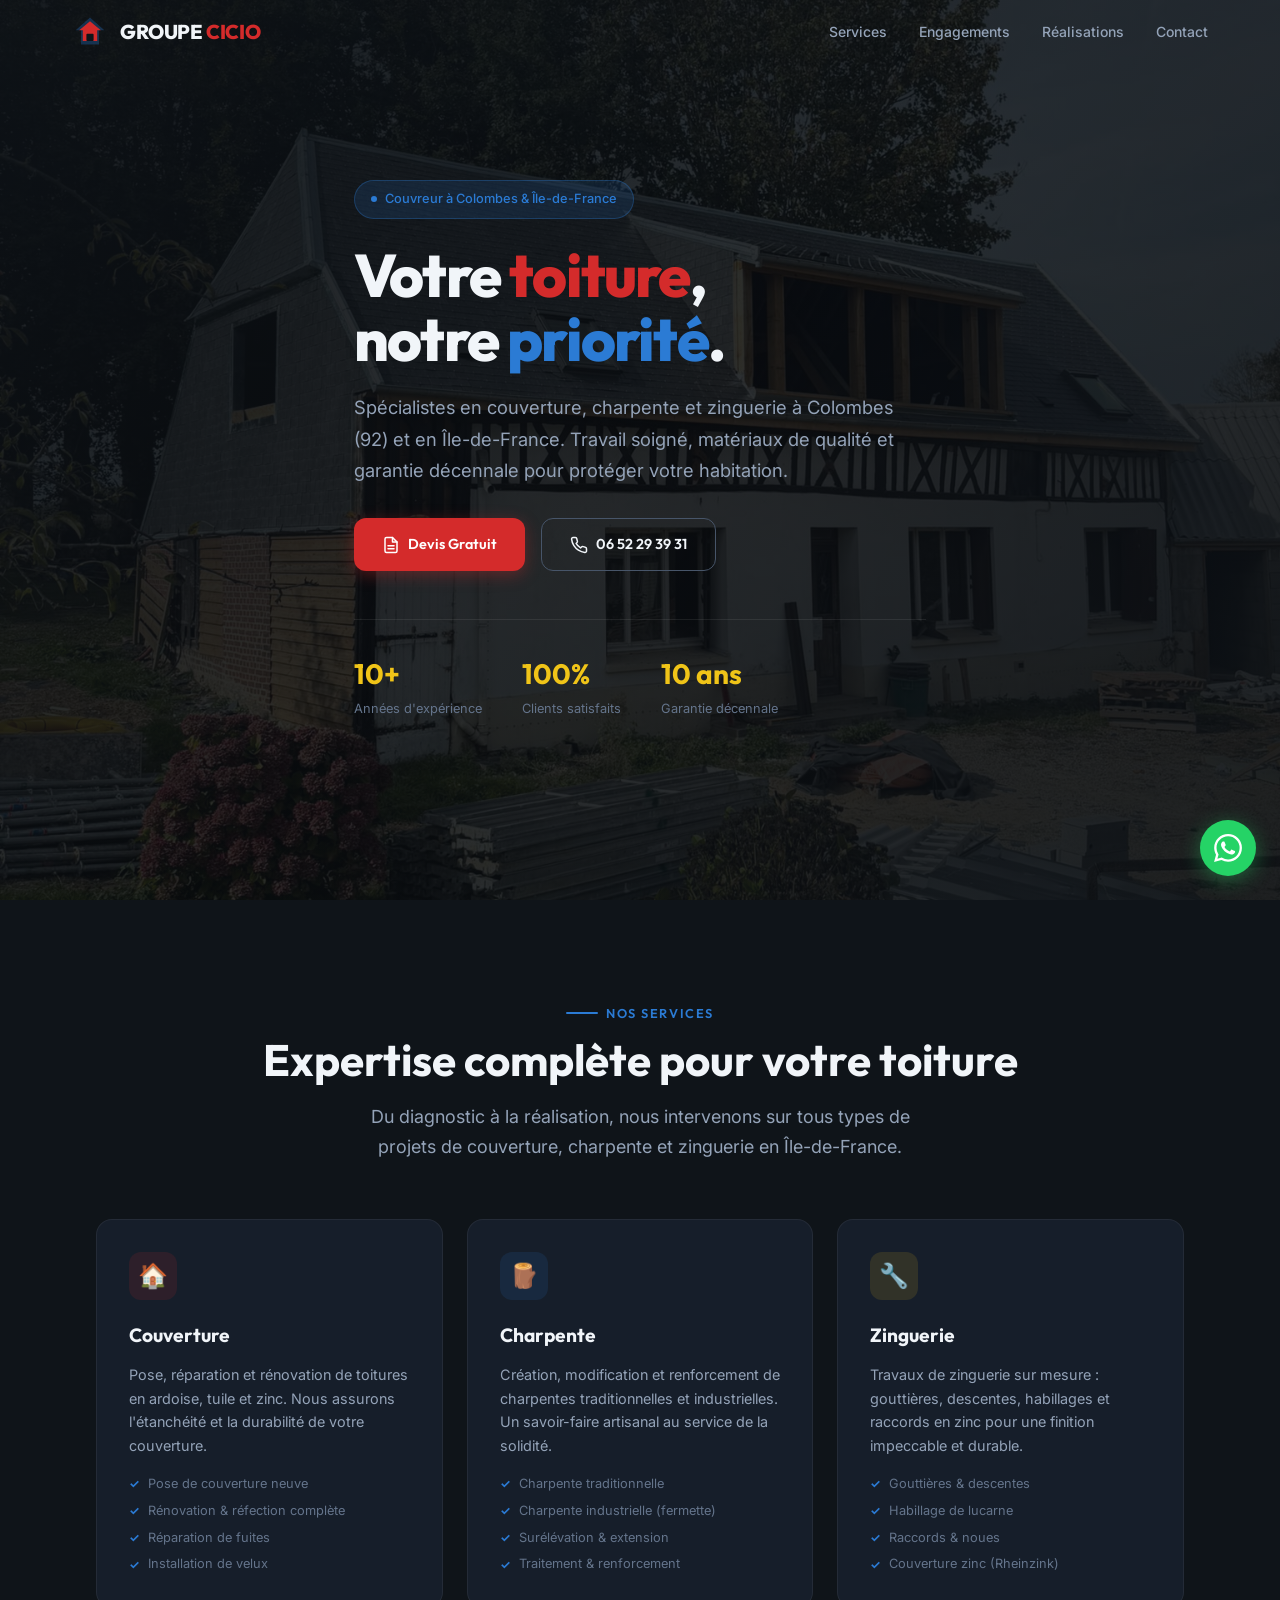
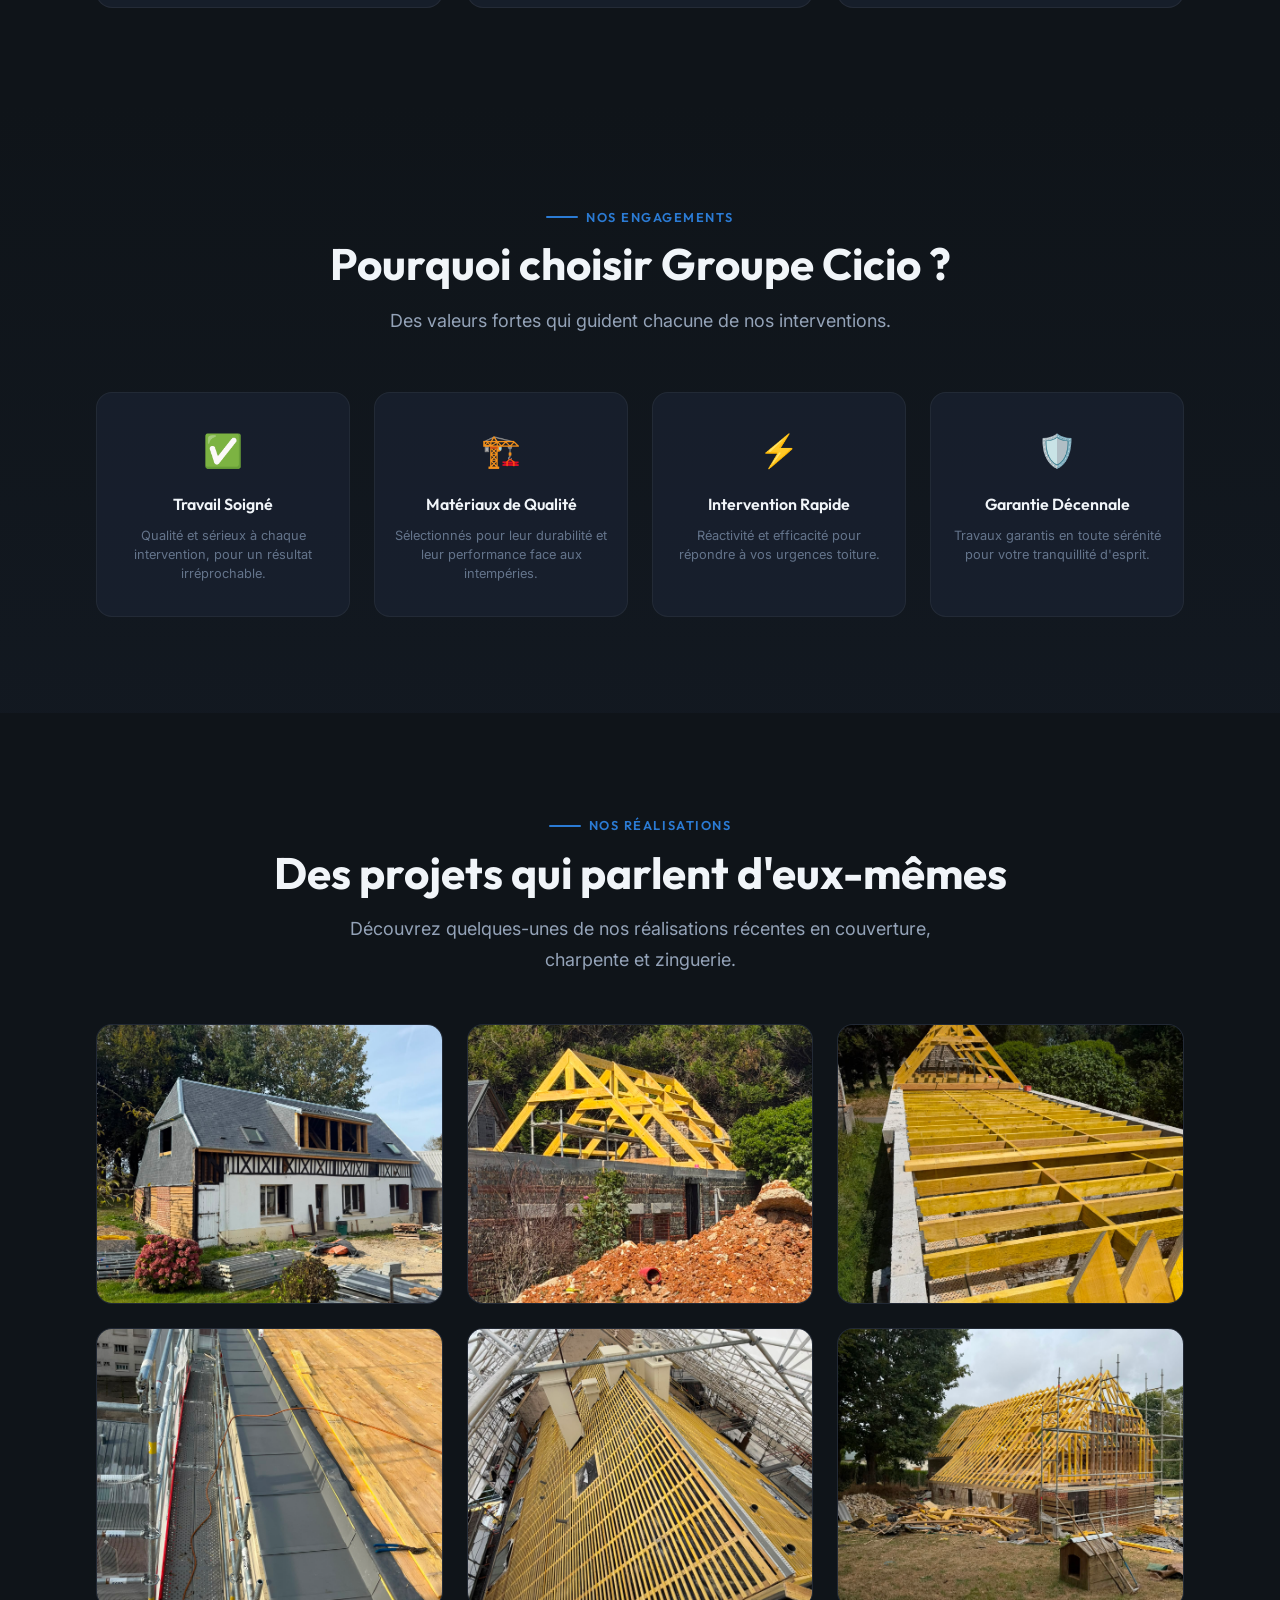
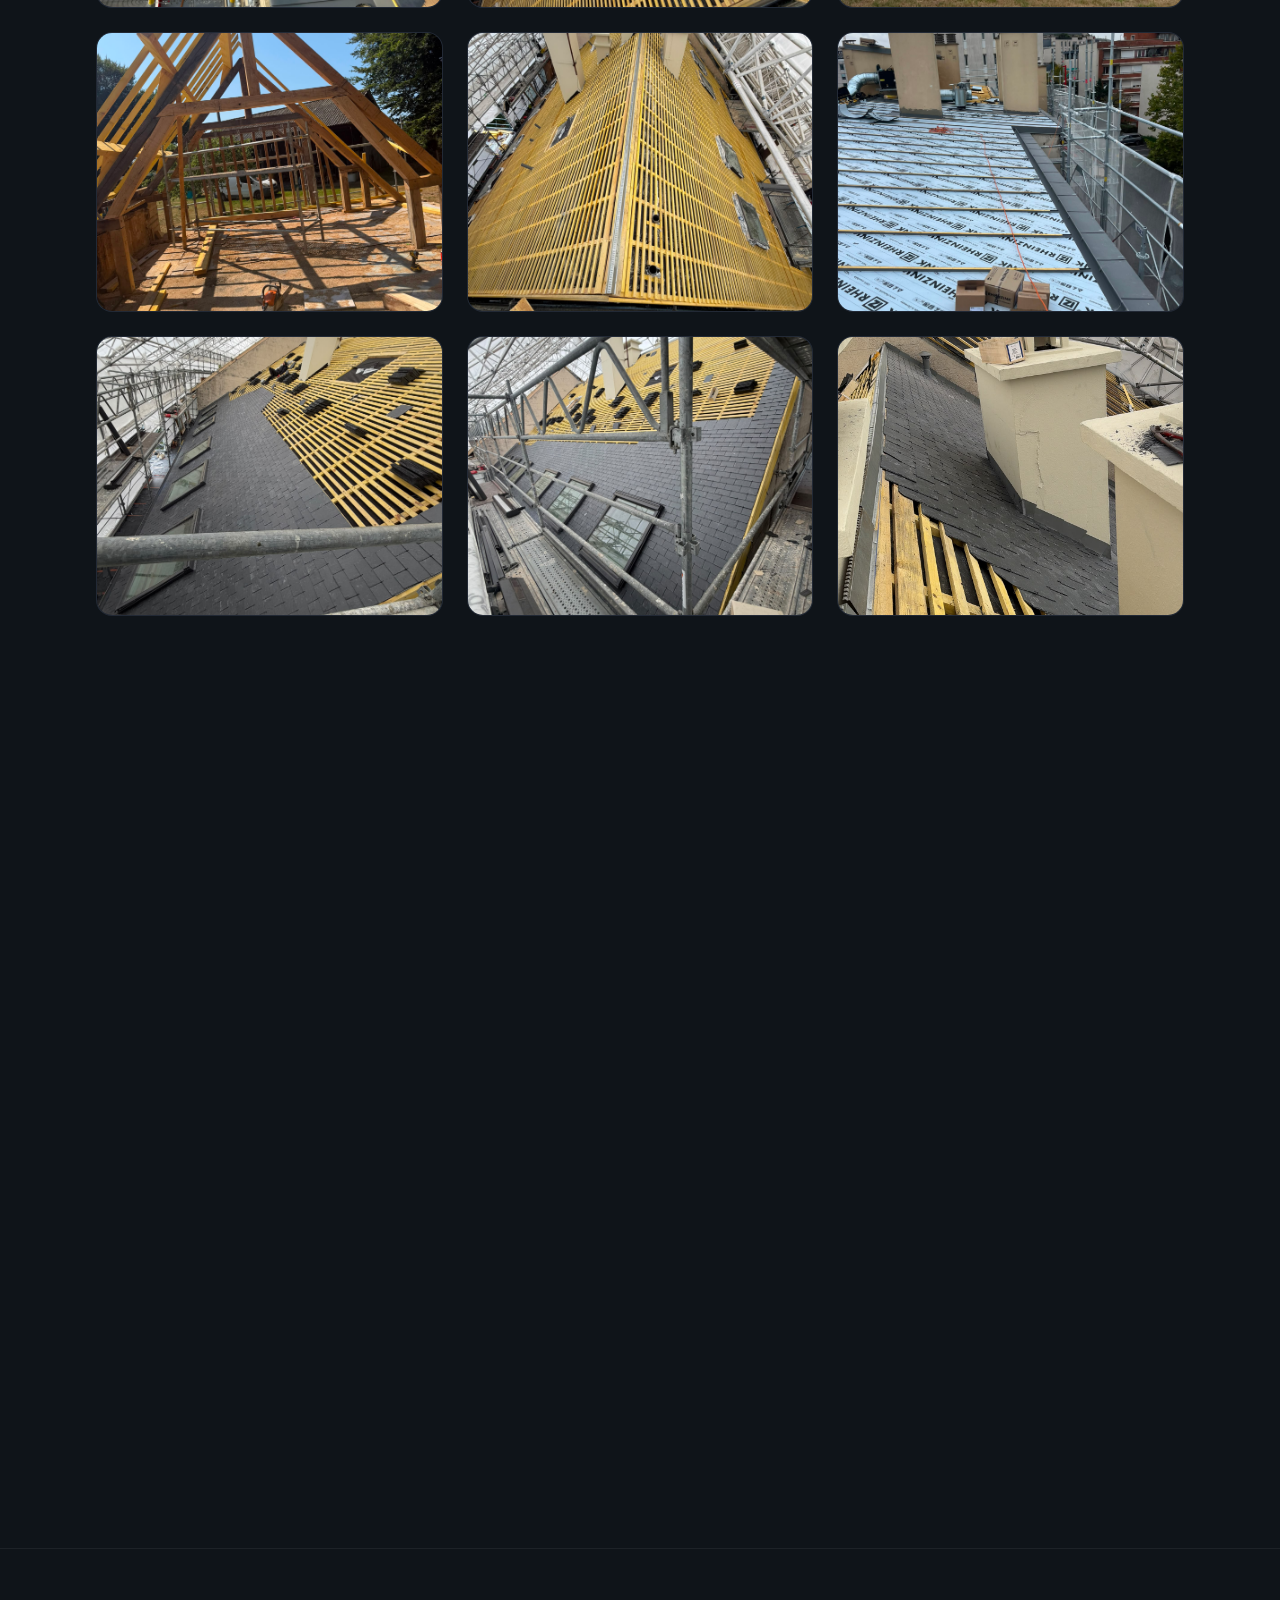
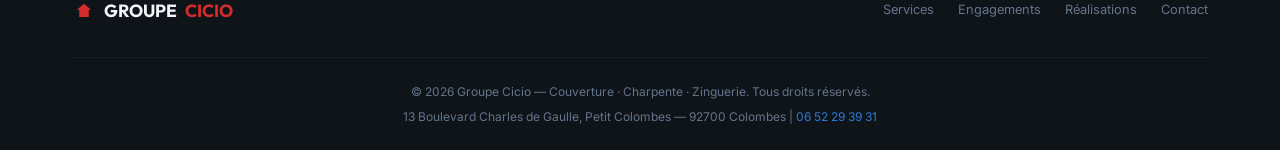
<file: index.html>
<!DOCTYPE html>
<html lang="fr" itemscope itemtype="https://schema.org/LocalBusiness">

<head>
  <!-- Google tag (gtag.js) -->
  <script async src="https://www.googletagmanager.com/gtm.js?id=GTM-TXZ5ZNJT"></script>
  <script>
    window.dataLayer = window.dataLayer || [];
    function gtag(){dataLayer.push(arguments);}
    gtag('js', new Date());
  </script>

  <meta charset="UTF-8">
  <meta name="viewport" content="width=device-width, initial-scale=1.0">
  <meta name="google-site-verification" content="googleca161527afc4a7a8">
  <meta name="description"
    content="Groupe Cicio — Couvreur spécialiste en couverture, charpente et zinguerie à Colombes (92) et en Île-de-France. Devis gratuit, intervention rapide, garantie décennale. Appelez le 06 52 29 39 31.">
  <meta name="keywords"
    content="couvreur Colombes, couverture toiture 92, charpente Île-de-France, zinguerie Colombes, rénovation toiture Hauts-de-Seine, couvreur 92700, réparation toiture Colombes, pose ardoise, charpente traditionnelle, gouttière zinc, devis toiture gratuit, couvreur Hauts-de-Seine">
  <meta name="author" content="Groupe Cicio">
  <meta name="robots" content="index, follow, max-image-preview:large, max-snippet:-1">
  <meta name="geo.region" content="FR-92">
  <meta name="geo.placename" content="Colombes">
  <meta name="geo.position" content="48.9228;2.2534">
  <meta name="ICBM" content="48.9228, 2.2534">

  <!-- Canonical URL — update with your actual domain -->
  <link rel="canonical" href="https://www.groupecicio.fr/">

  <!-- Open Graph -->
  <meta property="og:title" content="Groupe Cicio — Couvreur à Colombes (92) | Couverture · Charpente · Zinguerie">
  <meta property="og:description"
    content="Votre toiture, notre priorité ! Couvreur spécialiste en couverture, charpente et zinguerie à Colombes et en Île-de-France. Devis gratuit et garantie décennale.">
  <meta property="og:type" content="website">
  <meta property="og:locale" content="fr_FR">
  <meta property="og:site_name" content="Groupe Cicio">
  <meta property="og:url" content="https://www.groupecicio.fr/">
  <meta property="og:image" content="https://www.groupecicio.fr/img/couverture-ardoise.jpg">
  <meta property="og:image:width" content="1200">
  <meta property="og:image:height" content="630">
  <meta property="og:image:alt" content="Réalisation de couverture en ardoise par Groupe Cicio à Colombes">

  <!-- Twitter Card -->
  <meta name="twitter:card" content="summary_large_image">
  <meta name="twitter:title" content="Groupe Cicio — Couvreur à Colombes (92)">
  <meta name="twitter:description"
    content="Spécialiste en couverture, charpente et zinguerie. Devis gratuit, garantie décennale.">
  <meta name="twitter:image" content="https://www.groupecicio.fr/img/couverture-ardoise.jpg">

  <title>Couvreur à Colombes (92) — Groupe Cicio | Couverture, Charpente, Zinguerie</title>

  <!-- Preconnect to Google Fonts for performance -->
  <link rel="preconnect" href="https://fonts.googleapis.com">
  <link rel="preconnect" href="https://fonts.gstatic.com" crossorigin>

  <link rel="stylesheet" href="style.css">

  <!-- Favicon (inline SVG as data URI) -->
  <link rel="icon" type="image/svg+xml"
    href="data:image/svg+xml,%3Csvg xmlns='http://www.w3.org/2000/svg' viewBox='0 0 32 32'%3E%3Cpath d='M16 2L2 14h4v14h20V14h4L16 2z' fill='%23D42B2B'/%3E%3Cpath d='M16 2L2 14h4v14h20V14h4L16 2z' fill='none' stroke='%232B7BD4' stroke-width='1'/%3E%3C/svg%3E">

  <!-- JSON-LD Structured Data: LocalBusiness -->
  <script type="application/ld+json">
  {
    "@context": "https://schema.org",
    "@type": "RoofingContractor",
    "name": "Groupe Cicio",
    "description": "Spécialiste en couverture, charpente et zinguerie à Colombes (92) et en Île-de-France. Devis gratuit, intervention rapide, garantie décennale.",
    "url": "https://www.groupecicio.fr",
    "telephone": "+33652293931",
    "email": "www.mcicio@gmail.com",
    "address": {
      "@type": "PostalAddress",
      "streetAddress": "13 Boulevard Charles de Gaulle",
      "addressLocality": "Colombes",
      "postalCode": "92700",
      "addressRegion": "Île-de-France",
      "addressCountry": "FR"
    },
    "geo": {
      "@type": "GeoCoordinates",
      "latitude": 48.9228,
      "longitude": 2.2534
    },
    "areaServed": [
      {
        "@type": "City",
        "name": "Colombes"
      },
      {
        "@type": "AdministrativeArea",
        "name": "Hauts-de-Seine (92)"
      },
      {
        "@type": "AdministrativeArea",
        "name": "Île-de-France"
      }
    ],
    "openingHoursSpecification": [
      {
        "@type": "OpeningHoursSpecification",
        "dayOfWeek": ["Monday", "Tuesday", "Wednesday", "Thursday", "Friday"],
        "opens": "07:00",
        "closes": "19:00"
      },
      {
        "@type": "OpeningHoursSpecification",
        "dayOfWeek": "Saturday",
        "opens": "08:00",
        "closes": "17:00"
      }
    ],
    "priceRange": "€€",
    "currenciesAccepted": "EUR",
    "paymentAccepted": "Cash, Virement, Chèque",
    "hasOfferCatalog": {
      "@type": "OfferCatalog",
      "name": "Services de toiture",
      "itemListElement": [
        {
          "@type": "Offer",
          "itemOffered": {
            "@type": "Service",
            "name": "Couverture",
            "description": "Pose, réparation et rénovation de toitures en ardoise, tuile et zinc."
          }
        },
        {
          "@type": "Offer",
          "itemOffered": {
            "@type": "Service",
            "name": "Charpente",
            "description": "Création, modification et renforcement de charpentes traditionnelles et industrielles."
          }
        },
        {
          "@type": "Offer",
          "itemOffered": {
            "@type": "Service",
            "name": "Zinguerie",
            "description": "Gouttières, descentes, habillages et raccords en zinc sur mesure."
          }
        }
      ]
    },
    "image": "https://www.groupecicio.fr/img/couverture-ardoise.jpg",
    "sameAs": []
  }
  </script>

  <!-- JSON-LD Structured Data: BreadcrumbList -->
  <script type="application/ld+json">
  {
    "@context": "https://schema.org",
    "@type": "BreadcrumbList",
    "itemListElement": [
      { "@type": "ListItem", "position": 1, "name": "Accueil", "item": "https://www.groupecicio.fr/" },
      { "@type": "ListItem", "position": 2, "name": "Services", "item": "https://www.groupecicio.fr/#services" },
      { "@type": "ListItem", "position": 3, "name": "Réalisations", "item": "https://www.groupecicio.fr/#realisations" },
      { "@type": "ListItem", "position": 4, "name": "Contact", "item": "https://www.groupecicio.fr/#contact" }
    ]
  }
  </script>
</head>

<body>

  <!-- ===================== NAVBAR ===================== -->
  <header>
    <nav class="navbar" id="navbar" aria-label="Navigation principale">
      <div class="container">
        <a href="#" class="navbar-brand" aria-label="Groupe Cicio — Accueil">
          <svg class="logo-icon" viewBox="0 0 40 40" fill="none" xmlns="http://www.w3.org/2000/svg" aria-hidden="true">
            <path d="M20 4L4 18H10V34H30V18H36L20 4Z" fill="#2B7BD4" opacity="0.3" />
            <path d="M20 8L8 18H12V30H28V18H32L20 8Z" fill="#D42B2B" />
            <rect x="16" y="22" width="8" height="8" rx="1" fill="#0F1419" />
          </svg>
          <span class="brand-text">GROUPE <span>CICIO</span></span>
        </a>

        <ul class="nav-links" role="menubar">
          <li role="none"><a href="#services" role="menuitem">Services</a></li>
          <li role="none"><a href="#engagements" role="menuitem">Engagements</a></li>
          <li role="none"><a href="#realisations" role="menuitem">Réalisations</a></li>
          <li role="none"><a href="#contact" role="menuitem">Contact</a></li>
        </ul>

        <a href="tel:0652293931" class="btn btn-primary nav-cta" id="nav-cta-btn"
          aria-label="Appeler Groupe Cicio au 06 52 29 39 31">
          <svg width="16" height="16" viewBox="0 0 24 24" fill="none" stroke="currentColor" stroke-width="2"
            stroke-linecap="round" stroke-linejoin="round" aria-hidden="true">
            <path
              d="M22 16.92v3a2 2 0 0 1-2.18 2 19.79 19.79 0 0 1-8.63-3.07 19.5 19.5 0 0 1-6-6 19.79 19.79 0 0 1-3.07-8.67A2 2 0 0 1 4.11 2h3a2 2 0 0 1 2 1.72c.127.96.361 1.903.7 2.81a2 2 0 0 1-.45 2.11L8.09 9.91a16 16 0 0 0 6 6l1.27-1.27a2 2 0 0 1 2.11-.45c.907.339 1.85.573 2.81.7A2 2 0 0 1 22 16.92z" />
          </svg>
          Appeler
        </a>

        <button class="mobile-toggle" id="mobile-toggle" aria-label="Ouvrir le menu" aria-expanded="false"
          aria-controls="mobile-menu">
          <span></span>
          <span></span>
          <span></span>
        </button>
      </div>
    </nav>
  </header>

  <!-- Mobile Menu -->
  <div class="mobile-menu" id="mobile-menu">
    <button class="mobile-menu-close" id="mobile-menu-close" aria-label="Fermer le menu">✕</button>
    <a href="#services" onclick="closeMobileMenu()">Services</a>
    <a href="#engagements" onclick="closeMobileMenu()">Engagements</a>
    <a href="#realisations" onclick="closeMobileMenu()">Réalisations</a>
    <a href="#contact" onclick="closeMobileMenu()">Contact</a>
    <a href="tel:0652293931" class="btn btn-primary" onclick="closeMobileMenu()">
      📞 06 52 29 39 31
    </a>
  </div>

  <!-- ===================== HERO ===================== -->
  <main>
    <section class="hero" id="hero">
      <div class="hero-bg">
        <img src="img/couverture-ardoise.jpg"
          alt="Couvreur Colombes — Rénovation de couverture en ardoise par Groupe Cicio en Île-de-France" width="1600"
          height="900" loading="eager" fetchpriority="high">
      </div>

      <div class="hero-content container">
        <div class="hero-badge">
          <span class="dot"></span>
          Couvreur à Colombes & Île-de-France
        </div>

        <h1>
          Votre <span class="accent">toiture</span>,<br>
          notre <span class="blue">priorité</span>.
        </h1>

        <p class="hero-description">
          Spécialistes en couverture, charpente et zinguerie à Colombes (92) et en Île-de-France.
          Travail soigné, matériaux de qualité et garantie décennale pour protéger votre habitation.
        </p>

        <div class="hero-actions">
          <a href="#contact" class="btn btn-primary" id="hero-devis-btn">
            <svg width="18" height="18" viewBox="0 0 24 24" fill="none" stroke="currentColor" stroke-width="2"
              stroke-linecap="round" stroke-linejoin="round">
              <path d="M14 2H6a2 2 0 0 0-2 2v16a2 2 0 0 0 2 2h12a2 2 0 0 0 2-2V8z" />
              <polyline points="14 2 14 8 20 8" />
              <line x1="16" y1="13" x2="8" y2="13" />
              <line x1="16" y1="17" x2="8" y2="17" />
            </svg>
            Devis Gratuit
          </a>
          <a href="tel:0652293931" class="btn btn-secondary" id="hero-tel-btn">
            <svg width="18" height="18" viewBox="0 0 24 24" fill="none" stroke="currentColor" stroke-width="2"
              stroke-linecap="round" stroke-linejoin="round">
              <path
                d="M22 16.92v3a2 2 0 0 1-2.18 2 19.79 19.79 0 0 1-8.63-3.07 19.5 19.5 0 0 1-6-6 19.79 19.79 0 0 1-3.07-8.67A2 2 0 0 1 4.11 2h3a2 2 0 0 1 2 1.72c.127.96.361 1.903.7 2.81a2 2 0 0 1-.45 2.11L8.09 9.91a16 16 0 0 0 6 6l1.27-1.27a2 2 0 0 1 2.11-.45c.907.339 1.85.573 2.81.7A2 2 0 0 1 22 16.92z" />
            </svg>
            06 52 29 39 31
          </a>
        </div>

        <div class="hero-stats">
          <div class="hero-stat">
            <div class="stat-number">10+</div>
            <div class="stat-label">Années d'expérience</div>
          </div>
          <div class="hero-stat">
            <div class="stat-number">100%</div>
            <div class="stat-label">Clients satisfaits</div>
          </div>
          <div class="hero-stat">
            <div class="stat-number">10 ans</div>
            <div class="stat-label">Garantie décennale</div>
          </div>
        </div>
      </div>
    </section>

    <!-- ===================== SERVICES ===================== -->
    <section class="services" id="services">
      <div class="container">
        <div class="services-header reveal">
          <span class="section-label">Nos services</span>
          <h2 class="section-title">Expertise complète pour votre toiture</h2>
          <p class="section-subtitle">
            Du diagnostic à la réalisation, nous intervenons sur tous types de projets
            de couverture, charpente et zinguerie en Île-de-France.
          </p>
        </div>

        <div class="services-grid">
          <!-- Couverture -->
          <div class="service-card reveal" id="service-couverture">
            <div class="service-icon">🏠</div>
            <h3>Couverture</h3>
            <p>
              Pose, réparation et rénovation de toitures en ardoise, tuile et zinc.
              Nous assurons l'étanchéité et la durabilité de votre couverture.
            </p>
            <ul class="service-features">
              <li>Pose de couverture neuve</li>
              <li>Rénovation & réfection complète</li>
              <li>Réparation de fuites</li>
              <li>Installation de velux</li>
            </ul>
          </div>

          <!-- Charpente -->
          <div class="service-card reveal" id="service-charpente">
            <div class="service-icon">🪵</div>
            <h3>Charpente</h3>
            <p>
              Création, modification et renforcement de charpentes traditionnelles
              et industrielles. Un savoir-faire artisanal au service de la solidité.
            </p>
            <ul class="service-features">
              <li>Charpente traditionnelle</li>
              <li>Charpente industrielle (fermette)</li>
              <li>Surélévation & extension</li>
              <li>Traitement & renforcement</li>
            </ul>
          </div>

          <!-- Zinguerie -->
          <div class="service-card reveal" id="service-zinguerie">
            <div class="service-icon">🔧</div>
            <h3>Zinguerie</h3>
            <p>
              Travaux de zinguerie sur mesure : gouttières, descentes, habillages et
              raccords en zinc pour une finition impeccable et durable.
            </p>
            <ul class="service-features">
              <li>Gouttières & descentes</li>
              <li>Habillage de lucarne</li>
              <li>Raccords & noues</li>
              <li>Couverture zinc (Rheinzink)</li>
            </ul>
          </div>
        </div>
      </div>
    </section>

    <!-- ===================== ENGAGEMENTS ===================== -->
    <section class="engagements" id="engagements">
      <div class="container">
        <div class="services-header reveal">
          <span class="section-label">Nos engagements</span>
          <h2 class="section-title">Pourquoi choisir Groupe Cicio ?</h2>
          <p class="section-subtitle">
            Des valeurs fortes qui guident chacune de nos interventions.
          </p>
        </div>

        <div class="engagements-grid">
          <div class="engagement-card reveal" id="engagement-travail">
            <div class="engagement-icon">✅</div>
            <h4>Travail Soigné</h4>
            <p>Qualité et sérieux à chaque intervention, pour un résultat irréprochable.</p>
          </div>

          <div class="engagement-card reveal" id="engagement-materiaux">
            <div class="engagement-icon">🏗️</div>
            <h4>Matériaux de Qualité</h4>
            <p>Sélectionnés pour leur durabilité et leur performance face aux intempéries.</p>
          </div>

          <div class="engagement-card reveal" id="engagement-intervention">
            <div class="engagement-icon">⚡</div>
            <h4>Intervention Rapide</h4>
            <p>Réactivité et efficacité pour répondre à vos urgences toiture.</p>
          </div>

          <div class="engagement-card reveal" id="engagement-garantie">
            <div class="engagement-icon">🛡️</div>
            <h4>Garantie Décennale</h4>
            <p>Travaux garantis en toute sérénité pour votre tranquillité d'esprit.</p>
          </div>
        </div>
      </div>
    </section>

    <!-- ===================== RÉALISATIONS ===================== -->
    <section class="realisations" id="realisations">
      <div class="container">
        <div class="realisations-header reveal">
          <span class="section-label">Nos réalisations</span>
          <h2 class="section-title">Des projets qui parlent d'eux-mêmes</h2>
          <p class="section-subtitle">
            Découvrez quelques-unes de nos réalisations récentes en couverture,
            charpente et zinguerie.
          </p>
        </div>

        <div class="gallery-grid reveal">
          <div class="gallery-item" id="gallery-1">
            <img src="img/couverture-ardoise.jpg"
              alt="Rénovation complète de couverture en ardoise sur maison normande — couvreur Colombes 92" width="600"
              height="400" loading="lazy">
            <div class="gallery-overlay">
              <span>Couverture Ardoise</span>
              <small>Rénovation complète — Normandie</small>
            </div>
          </div>

          <div class="gallery-item" id="gallery-2">
            <img src="img/charpente-ferme.jpg"
              alt="Construction de charpente traditionnelle en ferme — charpentier Île-de-France" width="600"
              height="400" loading="lazy">
            <div class="gallery-overlay">
              <span>Charpente Traditionnelle</span>
              <small>Construction neuve</small>
            </div>
          </div>

          <div class="gallery-item" id="gallery-3">
            <img src="img/charpente-perspective.jpg"
              alt="Vue intérieure d'une charpente bois traditionnelle — Groupe Cicio" width="600" height="400"
              loading="lazy">
            <div class="gallery-overlay">
              <span>Charpente — Vue Intérieure</span>
              <small>Structure complète</small>
            </div>
          </div>

          <div class="gallery-item" id="gallery-4">
            <img src="img/zinguerie-bord.jpg"
              alt="Travaux de zinguerie et habillage zinc en bord de toiture — zingueur Colombes" width="600"
              height="400" loading="lazy">
            <div class="gallery-overlay">
              <span>Zinguerie</span>
              <small>Bords de toiture en zinc</small>
            </div>
          </div>

          <div class="gallery-item" id="gallery-5">
            <img src="img/couverture-liteaux.jpg"
              alt="Pose de liteaux pour préparation de couverture en tuile — couvreur Hauts-de-Seine" width="600"
              height="400" loading="lazy">
            <div class="gallery-overlay">
              <span>Couverture — Liteaux</span>
              <small>Préparation de couverture</small>
            </div>
          </div>

          <div class="gallery-item" id="gallery-6">
            <img src="img/charpente-complete.jpg"
              alt="Montage complet de charpente bois en construction neuve — charpentier Colombes" width="600"
              height="400" loading="lazy">
            <div class="gallery-overlay">
              <span>Charpente Complète</span>
              <small>Montage de structure</small>
            </div>
          </div>

          <div class="gallery-item" id="gallery-7">
            <img src="img/charpente-structure.jpg"
              alt="Ossature bois et chevronnage de charpente — artisan charpentier 92" width="600" height="400"
              loading="lazy">
            <div class="gallery-overlay">
              <span>Ossature Bois</span>
              <small>Structure & chevronnage</small>
            </div>
          </div>

          <div class="gallery-item" id="gallery-8">
            <img src="img/couverture-volige.jpg"
              alt="Voligeage et préparation support de toiture — couverture Île-de-France" width="600" height="400"
              loading="lazy">
            <div class="gallery-overlay">
              <span>Voligeage</span>
              <small>Support de couverture</small>
            </div>
          </div>

          <div class="gallery-item" id="gallery-9">
            <img src="img/zinguerie-rheinzink.jpg"
              alt="Finition zinguerie Rheinzink haut de gamme — zinguerie de précision Colombes" width="600"
              height="400" loading="lazy">
            <div class="gallery-overlay">
              <span>Zinguerie de Précision</span>
              <small>Finition zinc haut de gamme</small>
            </div>
          </div>

          <div class="gallery-item" id="gallery-10">
            <img src="img/renovation-toiture-tuiles.jpg"
              alt="Rénovation et pose de toiture en tuiles — couvreur Colombes 92" width="600" height="400"
              loading="lazy">
            <div class="gallery-overlay">
              <span>Couverture Tuiles</span>
              <small>Pose & rénovation complète</small>
            </div>
          </div>

          <div class="gallery-item" id="gallery-11">
            <img src="img/lucarne-zinc-couverture.jpg"
              alt="Habillage de lucarne et zinguerie toiture — artisan zingueur Île-de-France" width="600" height="400"
              loading="lazy">
            <div class="gallery-overlay">
              <span>Lucarne & Zinguerie</span>
              <small>Habillage zinc & étanchéité</small>
            </div>
          </div>

          <div class="gallery-item" id="gallery-12">
            <img src="img/charpente-chantier.jpg" alt="Chantier charpente et levage de structure bois — charpentier 92"
              width="600" height="400" loading="lazy">
            <div class="gallery-overlay">
              <span>Charpente Chantier</span>
              <small>Levage & assemblage sur mesure</small>
            </div>
          </div>
        </div>
      </div>
    </section>

    <!-- ===================== CONTACT ===================== -->
    <section class="contact" id="contact">
      <div class="container">
        <div class="contact-wrapper reveal">
          <div class="contact-info">
            <div>
              <span class="section-label">Contact</span>
              <h2 class="section-title">Demandez votre devis gratuit</h2>
              <p class="section-subtitle">
                Déplacement rapide, conseils personnalisés et devis sans engagement.
                Contactez-nous dès maintenant !
              </p>
            </div>

            <div class="contact-methods">
              <div class="contact-method" id="contact-phone">
                <div class="contact-method-icon">📞</div>
                <div class="contact-method-text">
                  <h4>Téléphone</h4>
                  <p><a href="tel:0652293931">06 52 29 39 31</a></p>
                </div>
              </div>

              <div class="contact-method" id="contact-email">
                <div class="contact-method-icon">✉️</div>
                <div class="contact-method-text">
                  <h4>Email</h4>
                  <p><a href="mailto:www.mcicio@gmail.com">www.mcicio@gmail.com</a></p>
                </div>
              </div>

              <div class="contact-method" id="contact-address">
                <div class="contact-method-icon">📍</div>
                <div class="contact-method-text">
                  <h4>Adresse</h4>
                  <p>13 Boulevard Charles de Gaulle<br>Petit Colombes — 92700 Colombes</p>
                </div>
              </div>

              <div class="contact-method" id="contact-whatsapp">
                <div class="contact-method-icon" style="background: rgba(37,211,102,0.12); color: #25D366;">💬</div>
                <div class="contact-method-text">
                  <h4>WhatsApp</h4>
                  <p><a
                      href="https://wa.me/33652293931?text=Bonjour%2C%20je%20souhaite%20un%20devis%20pour%20ma%20toiture."
                      target="_blank" rel="noopener">Envoyer un message</a></p>
                </div>
              </div>
            </div>
          </div>

          <form class="contact-form" id="contact-form" onsubmit="handleFormSubmit(event)">
            <div class="form-row">
              <div class="form-group">
                <label for="form-name">Nom complet</label>
                <input type="text" id="form-name" name="name" placeholder="Votre nom" required>
              </div>
              <div class="form-group">
                <label for="form-phone">Téléphone</label>
                <input type="tel" id="form-phone" name="phone" placeholder="06 XX XX XX XX" required>
              </div>
            </div>

            <div class="form-group">
              <label for="form-email">Email</label>
              <input type="email" id="form-email" name="email" placeholder="votre@email.com">
            </div>

            <div class="form-group">
              <label for="form-service">Type de service</label>
              <select id="form-service" name="service">
                <option value="">Sélectionnez un service</option>
                <option value="couverture">Couverture</option>
                <option value="charpente">Charpente</option>
                <option value="zinguerie">Zinguerie</option>
                <option value="reparation">Réparation urgente</option>
                <option value="autre">Autre</option>
              </select>
            </div>

            <div class="form-group">
              <label for="form-message">Message</label>
              <textarea id="form-message" name="message" placeholder="Décrivez votre projet ou votre besoin..."
                rows="3"></textarea>
            </div>

            <button type="submit" class="btn btn-primary" id="form-submit-btn"
              style="width:100%; justify-content:center;">
              <svg width="18" height="18" viewBox="0 0 24 24" fill="none" stroke="currentColor" stroke-width="2"
                stroke-linecap="round" stroke-linejoin="round">
                <line x1="22" y1="2" x2="11" y2="13" />
                <polygon points="22 2 15 22 11 13 2 9 22 2" />
              </svg>
              Envoyer ma demande
            </button>
          </form>
        </div>
      </div>
    </section>
  </main>

  <!-- ===================== FOOTER ===================== -->
  <footer class="footer">
    <div class="container">
      <div class="footer-content">
        <div class="footer-brand">
          <svg width="24" height="24" viewBox="0 0 40 40" fill="none">
            <path d="M20 8L8 18H12V30H28V18H32L20 8Z" fill="#D42B2B" />
          </svg>
          GROUPE <span>CICIO</span>
        </div>

        <div class="footer-links">
          <a href="#services">Services</a>
          <a href="#engagements">Engagements</a>
          <a href="#realisations">Réalisations</a>
          <a href="#contact">Contact</a>
        </div>
      </div>

      <div class="footer-bottom">
        <p>© 2026 Groupe Cicio — Couverture · Charpente · Zinguerie. Tous droits réservés.</p>
        <p style="margin-top: 0.35rem;">
          13 Boulevard Charles de Gaulle, Petit Colombes — 92700 Colombes |
          <a href="tel:0652293931" style="color:var(--accent);">06 52 29 39 31</a>
        </p>
      </div>
    </div>
  </footer>

  <!-- ===================== WHATSAPP FLOATING ===================== -->
  <a href="https://wa.me/33652293931?text=Bonjour%2C%20je%20souhaite%20un%20devis%20pour%20ma%20toiture."
    class="whatsapp-float" id="whatsapp-float" target="_blank" rel="noopener" aria-label="Contactez-nous sur WhatsApp">
    <svg viewBox="0 0 24 24" xmlns="http://www.w3.org/2000/svg">
      <path
        d="M17.472 14.382c-.297-.149-1.758-.867-2.03-.967-.273-.099-.471-.148-.67.15-.197.297-.767.966-.94 1.164-.173.199-.347.223-.644.075-.297-.15-1.255-.463-2.39-1.475-.883-.788-1.48-1.761-1.653-2.059-.173-.297-.018-.458.13-.606.134-.133.298-.347.446-.52.149-.174.198-.298.298-.497.099-.198.05-.371-.025-.52-.075-.149-.669-1.612-.916-2.207-.242-.579-.487-.5-.669-.51-.173-.008-.371-.01-.57-.01-.198 0-.52.074-.792.372-.272.297-1.04 1.016-1.04 2.479 0 1.462 1.065 2.875 1.213 3.074.149.198 2.096 3.2 5.077 4.487.709.306 1.262.489 1.694.625.712.227 1.36.195 1.871.118.571-.085 1.758-.719 2.006-1.413.248-.694.248-1.289.173-1.413-.074-.124-.272-.198-.57-.347m-5.421 7.403h-.004a9.87 9.87 0 01-5.031-1.378l-.361-.214-3.741.982.998-3.648-.235-.374a9.86 9.86 0 01-1.51-5.26c.001-5.45 4.436-9.884 9.888-9.884 2.64 0 5.122 1.03 6.988 2.898a9.825 9.825 0 012.893 6.994c-.003 5.45-4.437 9.884-9.885 9.884m8.413-18.297A11.815 11.815 0 0012.05 0C5.495 0 .16 5.335.157 11.892c0 2.096.547 4.142 1.588 5.945L.057 24l6.305-1.654a11.882 11.882 0 005.683 1.448h.005c6.554 0 11.89-5.335 11.893-11.893a11.821 11.821 0 00-3.48-8.413z" />
    </svg>
    <span class="whatsapp-tooltip">Écrivez-nous sur WhatsApp !</span>
  </a>

  <!-- ===================== SCRIPT ===================== -->
  <script src="script.js"></script>

</body>

</html>
</file>
<file: style.css>
/* ============================================================
   GROUPE CICIO — Design System
   Couverture · Charpente · Zinguerie
   ============================================================ */

/* ---------- Google Fonts ---------- */
@import url('https://fonts.googleapis.com/css2?family=Inter:wght@300;400;500;600;700;800;900&family=Outfit:wght@400;500;600;700;800&display=swap');

/* ---------- CSS Custom Properties ---------- */
:root {
  /* Brand palette — derived from business card */
  --brand-red:    #D42B2B;
  --brand-blue:   #2B7BD4;
  --brand-yellow: #F0C418;
  --brand-dark:   #0F1419;
  --brand-slate:  #1A2332;

  /* Neutral scale */
  --gray-50:  #F8FAFC;
  --gray-100: #F1F5F9;
  --gray-200: #E2E8F0;
  --gray-300: #CBD5E1;
  --gray-400: #94A3B8;
  --gray-500: #64748B;
  --gray-600: #475569;
  --gray-700: #334155;
  --gray-800: #1E293B;
  --gray-900: #0F172A;

  /* Semantic */
  --accent:        var(--brand-blue);
  --accent-hover:  #1E6BC4;
  --cta:           var(--brand-red);
  --cta-hover:     #B82424;
  --highlight:     var(--brand-yellow);

  /* Surfaces */
  --surface-primary:   var(--brand-dark);
  --surface-card:      rgba(26, 35, 50, 0.7);
  --surface-elevated:  rgba(30, 41, 59, 0.85);

  /* Text */
  --text-primary:   #F1F5F9;
  --text-secondary: #94A3B8;
  --text-muted:     #64748B;

  /* Typography */
  --font-heading: 'Outfit', sans-serif;
  --font-body:    'Inter', sans-serif;

  /* Spacing */
  --section-padding: clamp(3rem, 8vw, 6rem) clamp(1rem, 5vw, 4rem);

  /* Borders & Radius */
  --radius-sm:  0.5rem;
  --radius-md:  0.75rem;
  --radius-lg:  1rem;
  --radius-xl:  1.5rem;

  /* Transitions */
  --ease-out: cubic-bezier(0.16, 1, 0.3, 1);
  --transition-fast: 200ms var(--ease-out);
  --transition-base: 350ms var(--ease-out);
  --transition-slow: 600ms var(--ease-out);

  /* Shadows */
  --shadow-card: 0 4px 24px rgba(0,0,0,0.25);
  --shadow-elevated: 0 8px 40px rgba(0,0,0,0.35);
}

/* ---------- Reset ---------- */
*,
*::before,
*::after {
  margin: 0;
  padding: 0;
  box-sizing: border-box;
}

html {
  scroll-behavior: smooth;
  scroll-padding-top: 64px;
  -webkit-font-smoothing: antialiased;
  -moz-osx-font-smoothing: grayscale;
}

section[id] {
  scroll-margin-top: 64px;
}

body {
  font-family: var(--font-body);
  font-weight: 400;
  color: var(--text-primary);
  background: var(--surface-primary);
  line-height: 1.6;
  overflow-x: hidden;
}

img {
  display: block;
  max-width: 100%;
  height: auto;
}

a {
  color: inherit;
  text-decoration: none;
}

ul, ol {
  list-style: none;
}

/* ---------- Utility ---------- */
.container {
  width: 100%;
  max-width: 1200px;
  margin: 0 auto;
  padding: 0 clamp(1rem, 4vw, 2rem);
}

.section-label {
  display: inline-flex;
  align-items: center;
  gap: 0.5rem;
  font-family: var(--font-heading);
  font-size: 0.8rem;
  font-weight: 600;
  letter-spacing: 0.12em;
  text-transform: uppercase;
  color: var(--accent);
  margin-bottom: 0.75rem;
}

.section-label::before {
  content: '';
  width: 2rem;
  height: 2px;
  background: var(--accent);
  border-radius: 1px;
}

.section-title {
  font-family: var(--font-heading);
  font-size: clamp(1.75rem, 4vw, 2.75rem);
  font-weight: 700;
  line-height: 1.15;
  color: var(--text-primary);
  margin-bottom: 1rem;
}

.section-subtitle {
  font-size: clamp(1rem, 2vw, 1.125rem);
  color: var(--text-secondary);
  line-height: 1.7;
  max-width: 600px;
}

/* ---------- Buttons ---------- */
.btn {
  display: inline-flex;
  align-items: center;
  gap: 0.5rem;
  padding: 0.875rem 1.75rem;
  font-family: var(--font-heading);
  font-size: 0.9rem;
  font-weight: 600;
  border: none;
  border-radius: var(--radius-md);
  cursor: pointer;
  transition: all var(--transition-fast);
  white-space: nowrap;
}

.btn-primary {
  background: var(--cta);
  color: #fff;
  box-shadow: 0 4px 16px rgba(212, 43, 43, 0.35);
}

.btn-primary:hover {
  background: var(--cta-hover);
  transform: translateY(-2px);
  box-shadow: 0 6px 24px rgba(212, 43, 43, 0.45);
}

.btn-secondary {
  background: transparent;
  color: var(--text-primary);
  border: 1.5px solid var(--gray-600);
}

.btn-secondary:hover {
  border-color: var(--accent);
  color: var(--accent);
  transform: translateY(-2px);
}

.btn-whatsapp {
  background: #25D366;
  color: #fff;
  box-shadow: 0 4px 16px rgba(37, 211, 102, 0.3);
}

.btn-whatsapp:hover {
  background: #1EBE5A;
  transform: translateY(-2px);
  box-shadow: 0 6px 24px rgba(37, 211, 102, 0.45);
}

/* ---------- Header / Navbar ---------- */
.navbar {
  position: fixed;
  top: 0;
  left: 0;
  width: 100%;
  height: 64px;
  z-index: 1000;
  display: flex;
  align-items: center;
  transition: background var(--transition-base), box-shadow var(--transition-base);
}

.navbar.scrolled {
  background: rgba(15, 20, 25, 0.96);
  backdrop-filter: blur(20px) saturate(180%);
  -webkit-backdrop-filter: blur(20px) saturate(180%);
  border-bottom: 1px solid rgba(255,255,255,0.08);
  box-shadow: 0 4px 20px rgba(0, 0, 0, 0.4);
}

.navbar .container {
  display: flex;
  align-items: center;
  justify-content: space-between;
}

.navbar-brand {
  display: flex;
  align-items: center;
  gap: 0.75rem;
}

.navbar-brand .logo-icon {
  width: 2.25rem;
  height: 2.25rem;
}

.navbar-brand .brand-text {
  font-family: var(--font-heading);
  font-weight: 800;
  font-size: 1.25rem;
  letter-spacing: -0.02em;
}

.navbar-brand .brand-text span {
  color: var(--brand-red);
}

.nav-links {
  display: flex;
  align-items: center;
  gap: 2rem;
}

.nav-links a {
  font-size: 0.875rem;
  font-weight: 500;
  color: var(--text-secondary);
  transition: color var(--transition-fast);
  position: relative;
}

.nav-links a::after {
  content: '';
  position: absolute;
  bottom: -4px;
  left: 0;
  width: 0;
  height: 2px;
  background: var(--accent);
  border-radius: 1px;
  transition: width var(--transition-fast);
}

.nav-links a:hover {
  color: var(--text-primary);
}

.nav-links a:hover::after {
  width: 100%;
}

.nav-cta {
  display: none;
}

.mobile-toggle {
  display: none;
  flex-direction: column;
  gap: 5px;
  background: none;
  border: none;
  cursor: pointer;
  padding: 4px;
}

.mobile-toggle span {
  display: block;
  width: 24px;
  height: 2px;
  background: var(--text-primary);
  border-radius: 2px;
  transition: all var(--transition-fast);
}

/* Mobile menu */
.mobile-menu {
  display: none;
  position: fixed;
  top: 0;
  left: 0;
  width: 100%;
  height: 100vh;
  background: rgba(15, 20, 25, 0.97);
  backdrop-filter: blur(24px);
  -webkit-backdrop-filter: blur(24px);
  z-index: 999;
  flex-direction: column;
  align-items: center;
  justify-content: center;
  gap: 2rem;
  opacity: 0;
  pointer-events: none;
  transition: opacity var(--transition-base);
}

.mobile-menu.active {
  opacity: 1;
  pointer-events: all;
}

.mobile-menu a {
  font-family: var(--font-heading);
  font-size: 1.5rem;
  font-weight: 600;
  color: var(--text-secondary);
  transition: color var(--transition-fast);
}

.mobile-menu a:hover {
  color: var(--text-primary);
}

.mobile-menu-close {
  position: absolute;
  top: 1.5rem;
  right: 1.5rem;
  background: none;
  border: none;
  color: var(--text-primary);
  font-size: 1.75rem;
  cursor: pointer;
}

/* ---------- Hero ---------- */
.hero {
  position: relative;
  min-height: 100vh;
  display: flex;
  align-items: center;
  overflow: hidden;
}

.hero-bg {
  position: absolute;
  inset: 0;
  z-index: 0;
}

.hero-bg img {
  width: 100%;
  height: 100%;
  object-fit: cover;
  filter: brightness(0.3) saturate(0.8);
}

.hero-bg::after {
  content: '';
  position: absolute;
  inset: 0;
  background: linear-gradient(
    135deg,
    rgba(15, 20, 25, 0.85) 0%,
    rgba(15, 20, 25, 0.5) 50%,
    rgba(15, 20, 25, 0.75) 100%
  );
}

.hero-content {
  position: relative;
  z-index: 1;
  padding: var(--section-padding);
  max-width: 700px;
}

.hero-badge {
  display: inline-flex;
  align-items: center;
  gap: 0.5rem;
  padding: 0.5rem 1rem;
  background: rgba(43, 123, 212, 0.15);
  border: 1px solid rgba(43, 123, 212, 0.3);
  border-radius: 50px;
  font-size: 0.8rem;
  font-weight: 500;
  color: var(--accent);
  margin-bottom: 1.5rem;
  animation: fadeInUp 0.8s var(--ease-out) both;
}

.hero-badge .dot {
  width: 6px;
  height: 6px;
  background: var(--accent);
  border-radius: 50%;
  animation: pulse 2s infinite;
}

.hero h1 {
  font-family: var(--font-heading);
  font-size: clamp(2.25rem, 6vw, 3.75rem);
  font-weight: 800;
  line-height: 1.08;
  letter-spacing: -0.03em;
  margin-bottom: 1.25rem;
  animation: fadeInUp 0.8s 0.15s var(--ease-out) both;
}

.hero h1 .accent {
  color: var(--brand-red);
}

.hero h1 .blue {
  color: var(--brand-blue);
}

.hero-description {
  font-size: clamp(1rem, 2vw, 1.15rem);
  color: var(--text-secondary);
  line-height: 1.7;
  margin-bottom: 2rem;
  max-width: 540px;
  animation: fadeInUp 0.8s 0.3s var(--ease-out) both;
}

.hero-actions {
  display: flex;
  flex-wrap: wrap;
  gap: 1rem;
  animation: fadeInUp 0.8s 0.45s var(--ease-out) both;
}

.hero-stats {
  display: flex;
  gap: 2.5rem;
  margin-top: 3rem;
  padding-top: 2rem;
  border-top: 1px solid rgba(255,255,255,0.08);
  animation: fadeInUp 0.8s 0.6s var(--ease-out) both;
}

.hero-stat .stat-number {
  font-family: var(--font-heading);
  font-size: 1.75rem;
  font-weight: 700;
  color: var(--highlight);
}

.hero-stat .stat-label {
  font-size: 0.8rem;
  color: var(--text-muted);
  margin-top: 0.15rem;
}

/* ---------- Services ---------- */
.services {
  padding: var(--section-padding);
}

.services-header {
  text-align: center;
  margin-bottom: 3.5rem;
}

.services-header .section-subtitle {
  margin: 0 auto;
}

.services-grid {
  display: grid;
  grid-template-columns: repeat(3, 1fr);
  gap: 1.5rem;
}

.service-card {
  position: relative;
  background: var(--surface-card);
  border: 1px solid rgba(255,255,255,0.06);
  border-radius: var(--radius-lg);
  padding: 2rem;
  transition: all var(--transition-base);
  overflow: hidden;
}

.service-card::before {
  content: '';
  position: absolute;
  top: 0;
  left: 0;
  right: 0;
  height: 3px;
  background: linear-gradient(90deg, var(--brand-blue), var(--brand-red));
  opacity: 0;
  transition: opacity var(--transition-fast);
}

.service-card:hover {
  transform: translateY(-4px);
  border-color: rgba(255,255,255,0.1);
  box-shadow: var(--shadow-elevated);
}

.service-card:hover::before {
  opacity: 1;
}

.service-icon {
  width: 3rem;
  height: 3rem;
  display: flex;
  align-items: center;
  justify-content: center;
  border-radius: var(--radius-md);
  margin-bottom: 1.25rem;
  font-size: 1.5rem;
}

.service-card:nth-child(1) .service-icon {
  background: rgba(212, 43, 43, 0.12);
  color: var(--brand-red);
}

.service-card:nth-child(2) .service-icon {
  background: rgba(43, 123, 212, 0.12);
  color: var(--brand-blue);
}

.service-card:nth-child(3) .service-icon {
  background: rgba(240, 196, 24, 0.12);
  color: var(--highlight);
}

.service-card h3 {
  font-family: var(--font-heading);
  font-size: 1.2rem;
  font-weight: 700;
  margin-bottom: 0.75rem;
}

.service-card p {
  font-size: 0.9rem;
  color: var(--text-secondary);
  line-height: 1.65;
}

.service-features {
  margin-top: 1rem;
  display: flex;
  flex-direction: column;
  gap: 0.4rem;
}

.service-features li {
  font-size: 0.8rem;
  color: var(--text-muted);
  display: flex;
  align-items: center;
  gap: 0.5rem;
}

.service-features li::before {
  content: '✓';
  color: var(--accent);
  font-weight: 700;
  font-size: 0.75rem;
}

/* ---------- Engagements (Trust) ---------- */
.engagements {
  padding: var(--section-padding);
  background: linear-gradient(180deg, transparent 0%, rgba(26,35,50,0.3) 100%);
}

.engagements-grid {
  display: grid;
  grid-template-columns: repeat(4, 1fr);
  gap: 1.5rem;
  margin-top: 2.5rem;
}

.engagement-card {
  text-align: center;
  padding: 2rem 1.25rem;
  background: var(--surface-card);
  border: 1px solid rgba(255,255,255,0.05);
  border-radius: var(--radius-lg);
  transition: all var(--transition-base);
}

.engagement-card:hover {
  transform: translateY(-3px);
  border-color: rgba(255,255,255,0.1);
}

.engagement-icon {
  font-size: 2rem;
  margin-bottom: 1rem;
}

.engagement-card h4 {
  font-family: var(--font-heading);
  font-size: 1rem;
  font-weight: 600;
  margin-bottom: 0.5rem;
}

.engagement-card p {
  font-size: 0.8rem;
  color: var(--text-muted);
  line-height: 1.5;
}

/* ---------- Réalisations (Gallery) ---------- */
.realisations {
  padding: var(--section-padding);
}

.realisations-header {
  text-align: center;
  margin-bottom: 3rem;
}

.realisations-header .section-subtitle {
  margin: 0 auto;
}

.gallery-grid {
  display: grid;
  grid-template-columns: repeat(3, 1fr);
  gap: 1.5rem;
}

.gallery-item {
  position: relative;
  border-radius: var(--radius-lg);
  overflow: hidden;
  height: 280px;
  cursor: pointer;
  background: var(--surface-card);
  border: 1px solid rgba(255, 255, 255, 0.05);
}

.gallery-item img {
  width: 100%;
  height: 100%;
  object-fit: cover;
  transition: transform var(--transition-slow);
}

.gallery-item:hover img {
  transform: scale(1.05);
}

.gallery-overlay {
  position: absolute;
  inset: 0;
  background: linear-gradient(
    0deg,
    rgba(15,20,25,0.85) 0%,
    transparent 60%
  );
  display: flex;
  flex-direction: column;
  justify-content: flex-end;
  padding: 1.25rem;
  opacity: 0;
  transition: opacity var(--transition-fast);
}

.gallery-item:hover .gallery-overlay {
  opacity: 1;
}

.gallery-overlay span {
  font-family: var(--font-heading);
  font-weight: 600;
  font-size: 0.95rem;
}

.gallery-overlay small {
  font-size: 0.75rem;
  color: var(--text-muted);
  margin-top: 0.2rem;
}

/* ---------- Contact / CTA ---------- */
.contact {
  padding: clamp(2rem, 4vh, 3rem) clamp(1rem, 5vw, 4rem);
  min-height: calc(100vh - 64px);
  display: flex;
  align-items: center;
  justify-content: center;
}

.contact > .container {
  width: 100%;
}

.contact-wrapper {
  display: grid;
  grid-template-columns: 1fr 1fr;
  gap: 2rem;
  background: var(--surface-card);
  border: 1px solid rgba(255,255,255,0.06);
  border-radius: var(--radius-xl);
  padding: clamp(1.5rem, 3vw, 2.5rem);
  box-shadow: var(--shadow-card);
}

.contact-info {
  display: flex;
  flex-direction: column;
  gap: 1rem;
}

.contact-info .section-title {
  font-size: clamp(1.4rem, 3vw, 2rem);
  margin-bottom: 0.15rem;
}

.contact-info .section-subtitle {
  font-size: 0.9rem;
}

.contact-methods {
  display: flex;
  flex-direction: column;
  gap: 0.75rem;
  margin-top: 0.25rem;
}

.contact-method {
  display: flex;
  align-items: flex-start;
  gap: 0.75rem;
}

.contact-method-icon {
  width: 2rem;
  height: 2rem;
  min-width: 2rem;
  display: flex;
  align-items: center;
  justify-content: center;
  border-radius: var(--radius-sm);
  background: rgba(43, 123, 212, 0.1);
  color: var(--accent);
  font-size: 0.95rem;
}

.contact-method-text h4 {
  font-family: var(--font-heading);
  font-size: 0.85rem;
  font-weight: 600;
  margin-bottom: 0.1rem;
}

.contact-method-text p {
  font-size: 0.8rem;
  color: var(--text-secondary);
}

.contact-method-text a {
  color: var(--text-secondary);
  transition: color var(--transition-fast);
}

.contact-method-text a:hover {
  color: var(--accent);
}

.contact-form {
  display: flex;
  flex-direction: column;
  gap: 0.75rem;
}

.form-group {
  display: flex;
  flex-direction: column;
  gap: 0.3rem;
}

.form-group label {
  font-size: 0.75rem;
  font-weight: 500;
  color: var(--text-secondary);
}

.form-group input,
.form-group textarea,
.form-group select {
  padding: 0.6rem 0.85rem;
  background: rgba(15, 20, 25, 0.6);
  border: 1px solid rgba(255,255,255,0.08);
  border-radius: var(--radius-sm);
  color: var(--text-primary);
  font-family: var(--font-body);
  font-size: 0.85rem;
  transition: border-color var(--transition-fast);
  outline: none;
}

.form-group input::placeholder,
.form-group textarea::placeholder {
  color: var(--text-muted);
}

.form-group input:focus,
.form-group textarea:focus,
.form-group select:focus {
  border-color: var(--accent);
}

.form-group textarea {
  resize: vertical;
  min-height: 80px;
}

.form-row {
  display: grid;
  grid-template-columns: 1fr 1fr;
  gap: 1rem;
}

/* ---------- Footer ---------- */
.footer {
  border-top: 1px solid rgba(255,255,255,0.06);
  padding: 3rem 0 1.5rem;
}

.footer-content {
  display: flex;
  align-items: center;
  justify-content: space-between;
  flex-wrap: wrap;
  gap: 1rem;
}

.footer-brand {
  display: flex;
  align-items: center;
  gap: 0.5rem;
  font-family: var(--font-heading);
  font-weight: 700;
  font-size: 1.1rem;
}

.footer-brand span {
  color: var(--brand-red);
}

.footer-links {
  display: flex;
  gap: 1.5rem;
}

.footer-links a {
  font-size: 0.8rem;
  color: var(--text-muted);
  transition: color var(--transition-fast);
}

.footer-links a:hover {
  color: var(--text-primary);
}

.footer-bottom {
  text-align: center;
  margin-top: 2rem;
  padding-top: 1.5rem;
  border-top: 1px solid rgba(255,255,255,0.04);
  font-size: 0.75rem;
  color: var(--text-muted);
}

/* ---------- WhatsApp Floating Button ---------- */
.whatsapp-float {
  position: fixed;
  bottom: 1.5rem;
  right: 1.5rem;
  z-index: 900;
  width: 3.5rem;
  height: 3.5rem;
  background: #25D366;
  border-radius: 50%;
  display: flex;
  align-items: center;
  justify-content: center;
  box-shadow: 0 4px 20px rgba(37,211,102,0.4);
  transition: all var(--transition-fast);
  animation: float 3s ease-in-out infinite;
}

.whatsapp-float:hover {
  transform: scale(1.1);
  box-shadow: 0 6px 28px rgba(37,211,102,0.55);
}

.whatsapp-float svg {
  width: 1.75rem;
  height: 1.75rem;
  fill: #fff;
}

.whatsapp-tooltip {
  position: absolute;
  right: calc(100% + 12px);
  top: 50%;
  transform: translateY(-50%);
  background: #fff;
  color: #1a1a1a;
  font-size: 0.8rem;
  font-weight: 500;
  padding: 0.5rem 0.85rem;
  border-radius: var(--radius-sm);
  white-space: nowrap;
  box-shadow: 0 2px 12px rgba(0,0,0,0.15);
  opacity: 0;
  pointer-events: none;
  transition: opacity var(--transition-fast);
}

.whatsapp-float:hover .whatsapp-tooltip {
  opacity: 1;
}

/* ---------- Animations ---------- */
@keyframes fadeInUp {
  from {
    opacity: 0;
    transform: translateY(24px);
  }
  to {
    opacity: 1;
    transform: translateY(0);
  }
}

@keyframes pulse {
  0%, 100% { opacity: 1; }
  50% { opacity: 0.4; }
}

@keyframes float {
  0%, 100% { transform: translateY(0); }
  50% { transform: translateY(-6px); }
}

/* Scroll reveal */
.reveal {
  opacity: 0;
  transform: translateY(30px);
  transition: all 0.7s var(--ease-out);
}

.reveal.visible {
  opacity: 1;
  transform: translateY(0);
}

/* ---------- Responsive ---------- */
@media (max-width: 992px) {
  .services-grid {
    grid-template-columns: 1fr;
    max-width: 500px;
    margin: 0 auto;
  }

  .engagements-grid {
    grid-template-columns: repeat(2, 1fr);
  }

  .gallery-grid {
    grid-template-columns: 1fr 1fr;
  }

  .gallery-item {
    height: 240px;
  }

  .contact-wrapper {
    grid-template-columns: 1fr;
  }

  .hero-stats {
    gap: 2rem;
  }
}

@media (max-width: 768px) {
  .nav-links {
    display: none;
  }

  .nav-cta {
    display: none !important;
  }

  .navbar-brand .brand-text {
    font-size: 1.1rem;
    white-space: nowrap;
  }

  .mobile-toggle {
    display: flex;
  }

  .mobile-menu {
    display: flex;
  }

  .hero h1 {
    font-size: clamp(2rem, 7vw, 2.75rem);
  }

  .hero-stats {
    flex-wrap: nowrap;
    justify-content: space-between;
    gap: 0.75rem;
    width: 100%;
  }

  .hero-stat {
    flex: 1;
    min-width: 0;
  }

  .hero-stat .stat-number {
    font-size: clamp(1.25rem, 5vw, 1.6rem);
    white-space: nowrap;
  }

  .hero-stat .stat-label {
    font-size: clamp(0.7rem, 2.8vw, 0.8rem);
    line-height: 1.25;
  }

  .engagements-grid {
    grid-template-columns: repeat(2, 1fr);
    gap: 1rem;
  }

  .gallery-grid {
    grid-template-columns: 1fr;
  }

  .gallery-item {
    height: 220px;
  }

  .form-row {
    grid-template-columns: 1fr;
  }

  .footer-content {
    flex-direction: column;
    text-align: center;
  }
}

@media (max-width: 480px) {
  .hero-actions {
    flex-direction: column;
  }

  .hero-actions .btn {
    width: 100%;
    justify-content: center;
  }

  .engagements-grid {
    grid-template-columns: 1fr;
  }

  .engagement-card {
    padding: 1.5rem 1rem;
  }

  .whatsapp-float {
    bottom: 1rem;
    right: 1rem;
    width: 3.25rem;
    height: 3.25rem;
  }
}
</file>
